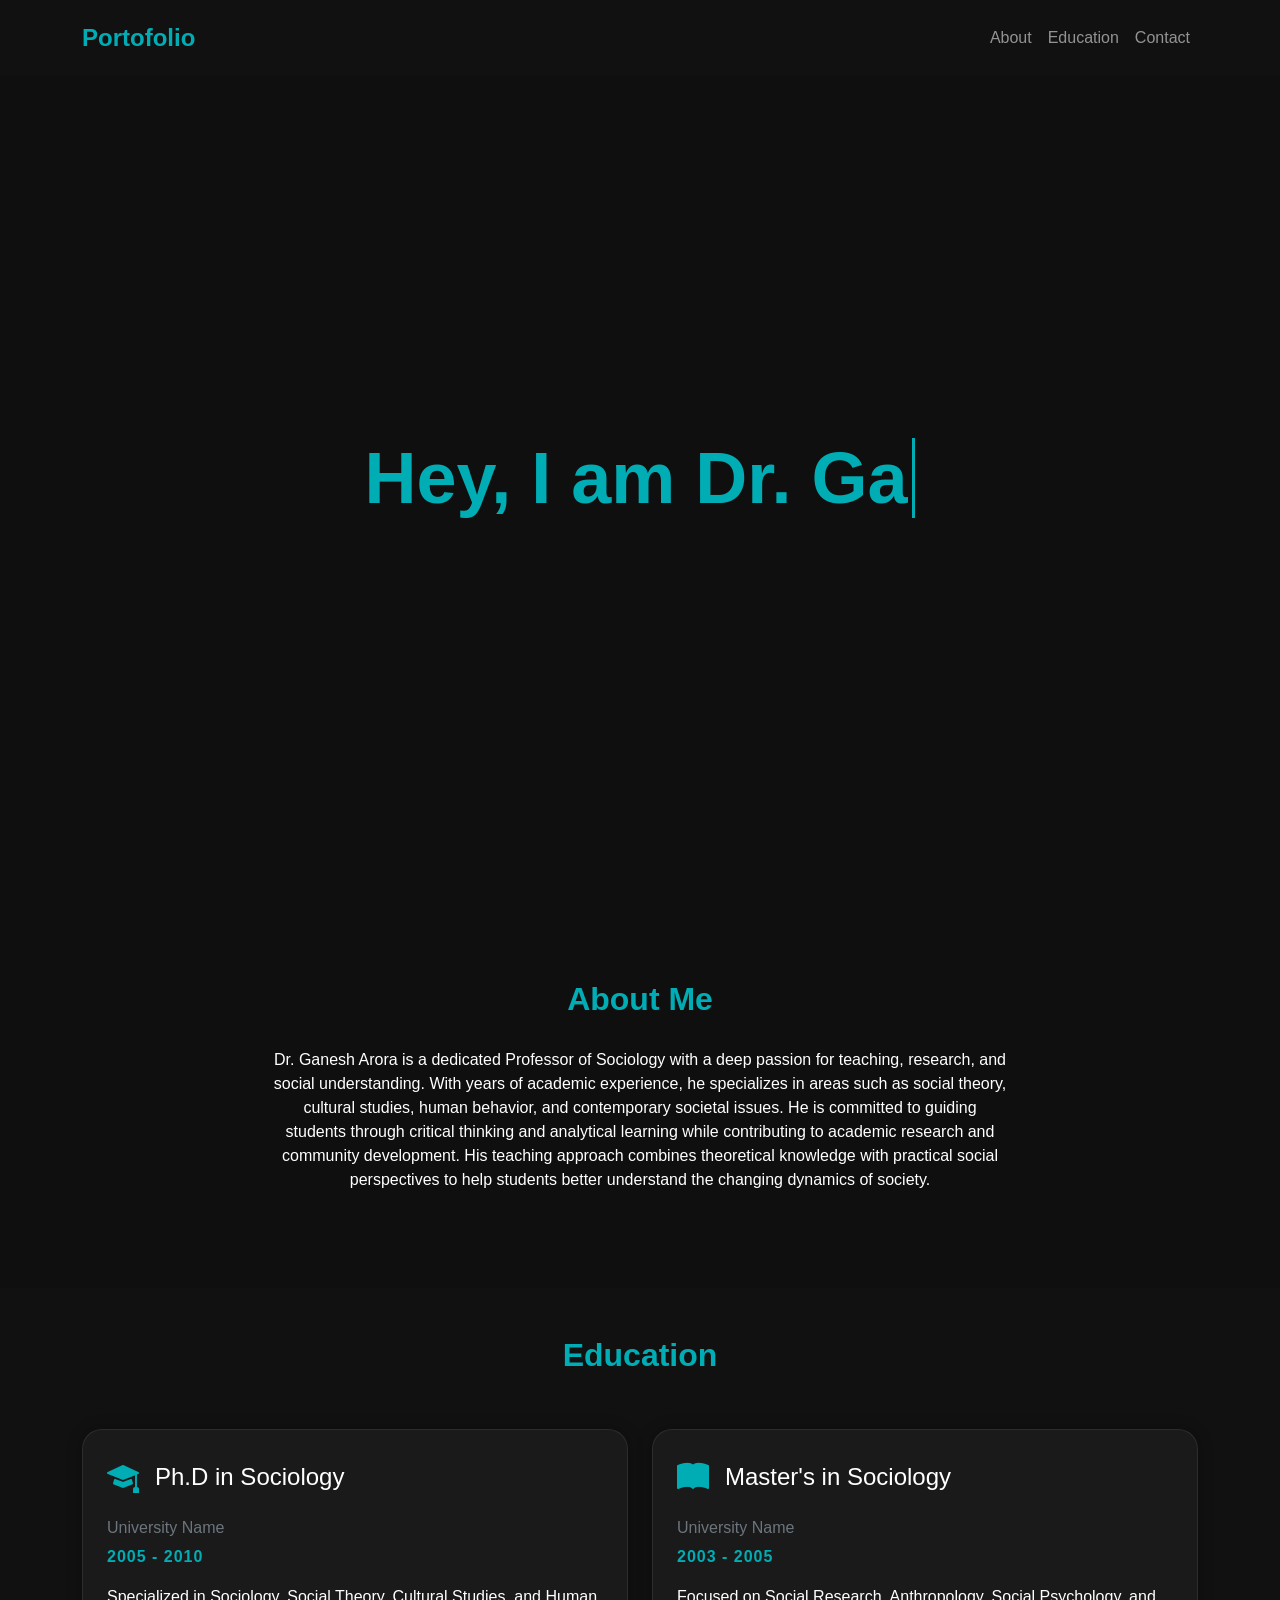
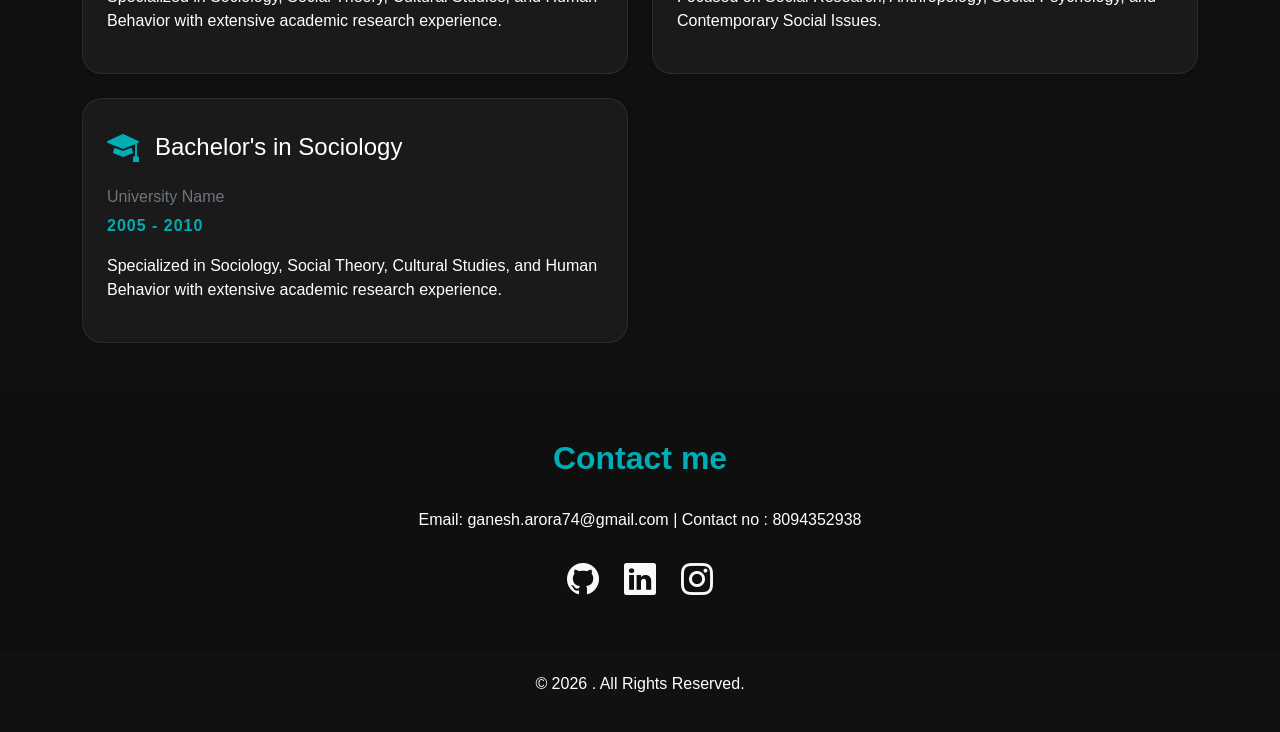
<file: index.html>
<!DOCTYPE html>
<html lang="en">
<head>
  <meta charset="UTF-8" />
  <meta name="viewport" content="width=device-width, initial-scale=1.0"/>
  <title>Rohit Portfolio</title>

  <!-- Bootstrap -->
  <link href="https://cdn.jsdelivr.net/npm/bootstrap@5.3.3/dist/css/bootstrap.min.css" rel="stylesheet">

  <!-- Bootstrap Icons -->
  <link rel="stylesheet" href="https://cdn.jsdelivr.net/npm/bootstrap-icons@1.11.3/font/bootstrap-icons.min.css">
  <link rel="stylesheet" href="./public/css/style.css">
  </head>

<body>

  <!-- Navbar -->
  <nav class="navbar navbar-expand-lg navbar-dark fixed-top">

    <div class="container">

      <a class="navbar-brand fw-bold" href="#">
        Portofolio
      </a>

      <button 
        class="navbar-toggler" 
        type="button" 
        data-bs-toggle="collapse" 
        data-bs-target="#navMenu">

        <span class="navbar-toggler-icon"></span>

      </button>

      <div class="collapse navbar-collapse" id="navMenu">

        <ul class="navbar-nav ms-auto">

          <li class="nav-item">
            <a class="nav-link" href="#about">About</a>
          </li>

          <li class="nav-item">
            <a class="nav-link" href="#education">Education</a>
          </li>

          <li class="nav-item">
            <a class="nav-link" href="#contact">Contact</a>
          </li>

        </ul>

      </div>

    </div>

  </nav>

 <!-- Hero Section -->
<section class="hero">

  <div class="container">

    <h1 class="display-2 fw-bold">
      <span id="typing" class="highlight"></span>
    </h1>

    <p class="lead mt-4" id="reading"></p>

  </div>

</section>

  <!-- About -->
  <section id="about">

    <div class="container">

      <h2 class="section-title text-center">
        About Me
      </h2>

      <div class="row justify-content-center">

        <div class="col-md-8 text-center">

          <p>
  Dr. Ganesh Arora is a dedicated Professor of Sociology with a deep passion
  for teaching, research, and social understanding. With years of academic
  experience, he specializes in areas such as social theory, cultural studies,
  human behavior, and contemporary societal issues.

  He is committed to guiding students through critical thinking and analytical
  learning while contributing to academic research and community development.
  His teaching approach combines theoretical knowledge with practical social
  perspectives to help students better understand the changing dynamics of society.
</p>

        </div>

      </div>

    </div>

  </section>

  <!-- Projects -->
 <!-- Education Section -->
<section id="education" class="py-5">

  <div class="container">

    <h2 class="section-title text-center">
      Education
    </h2>

    <div class="row g-4 mt-4">

      <!-- Education Card 1 -->
      <div class="col-md-6">

        <div class="education-card p-4 h-100">

          <div class="d-flex align-items-center mb-3">

            <i class="bi bi-mortarboard-fill education-icon"></i>

            <h4 class="ms-3 mb-0">
              Ph.D in Sociology
            </h4>

          </div>

          <h6 class="text-secondary">
            University Name
          </h6>

          <p class="education-year">
            2005 - 2010
          </p>

          <p>
            Specialized in Sociology, Social Theory, Cultural Studies,
            and Human Behavior with extensive academic research experience.
          </p>

        </div>

      </div>

      <!-- Education Card 2 -->
      <div class="col-md-6 " >

        <div class="education-card p-4 h-100">

          <div class="d-flex align-items-center mb-3">

            <i class="bi bi-book-fill education-icon"></i>

            <h4 class="ms-3 mb-0">
              Master's in Sociology
            </h4>

          </div>

          <h6 class="text-secondary">
            University Name
          </h6>

          <p class="education-year">
            2003 - 2005
          </p>

          <p>
            Focused on Social Research, Anthropology,
            Social Psychology, and Contemporary Social Issues.
          </p>

        </div>

      </div>
      <!-- Education Card 3 -->
      <div class="col-md-6">

        <div class="education-card p-4 h-100">

          <div class="d-flex align-items-center mb-3">

            <i class="bi bi-mortarboard-fill education-icon"></i>

            <h4 class="ms-3 mb-0">
               Bachelor's in Sociology
            </h4>

          </div>

          <h6 class="text-secondary">
            University Name
          </h6>

          <p class="education-year">
            2005 - 2010
          </p>

          <p>
            Specialized in Sociology, Social Theory, Cultural Studies,
            and Human Behavior with extensive academic research experience.
          </p>

        </div>

      </div>

    </div>

  </div>

</section>


  <!-- Contact -->
  <section id="contact" class="py-5">

    <div class="container text-center">

      <h2 class="section-title">
        Contact me 
      </h2>

      <span>Email: ganesh.arora74@gmail.com |</span>
      <span>Contact no : 8094352938</span>
      <br><br>

      <div class="fs-2">

        <a href="#" class="text-light mx-2">
          <i class="bi bi-github"></i>
        </a>

        <a href="#" class="text-light mx-2">
          <i class="bi bi-linkedin"></i>
        </a>

        <a href="#" class="text-light mx-2">
          <i class="bi bi-instagram"></i>
        </a>

      </div>

    </div>

  </section>

  <!-- Footer -->
  <footer>

    <p>
      © 2026 . All Rights Reserved.
    </p>

  </footer>
    <!-- Bootstrap JS -->
  <script src="https://cdn.jsdelivr.net/npm/bootstrap@5.3.3/dist/js/bootstrap.bundle.min.js"></script>
    <script src="./public/js/script.js"></script>
</body>
</html>
</file>
<file: public/css/style.css>
body{
    background-color: #0f0f0f;
    color: white;
    font-family: Arial, sans-serif;
    scroll-behavior: smooth;
    overflow-x: hidden;
}

/* Navbar */

.navbar{
    background-color: #111;
    padding: 15px 0;
}

.navbar-nav{
    text-align: center;
}

.navbar-brand{
    color: #00adb5 !important;
    font-size: 1.5rem;
}

/* Hero Section */

.hero{
    min-height: 100vh;
    display: flex;
    align-items: center;
    justify-content: center;
    text-align: center;
    padding-top: 80px;
}

.highlight{
    color: #00adb5;
}

/* Typing Animation */

#typing{
    border-right: 3px solid #00adb5;
    white-space: nowrap;
    overflow: hidden;
    padding-right: 5px;
    animation: blink 0.7s infinite;
}

@keyframes blink{

    50%{
        border-color: transparent;
    }
}

/* Fade Text */

#reading{
    color: rgba(255, 255, 255, 0.75);
    opacity: 0;
    letter-spacing: 2px;
    animation: fadeInText 2s ease forwards;
    animation-delay: 2.8s;
}

@keyframes fadeInText{

    from{
        opacity: 0;
        transform: translateY(10px);
        color: rgba(255, 255, 255, 0);
    }

    to{
        opacity: 1;
        transform: translateY(0);
        color: rgba(255, 255, 255, 0.75);
    }
}

/* Sections */

.section-title{
    color: #00adb5;
    margin-bottom: 30px;
    font-weight: bold;
}

/* About */

#about{
    padding: 80px 0;
}

/* Education */

#education{
    background-color: #111;
}

.education-card{
    background-color: #1a1a1a;
    border-radius: 20px;
    transition: 0.4s;
    border: 1px solid rgba(255,255,255,0.08);
    box-shadow: 0 0 15px rgba(0,0,0,0.3);
}

.education-card:hover{
    transform: translateY(-10px);
    box-shadow: 0 0 25px rgba(0, 173, 181, 0.3);
}

.education-icon{
    font-size: 2rem;
    color: #00adb5;
}

.education-year{
    color: #00adb5;
    font-weight: bold;
    letter-spacing: 1px;
}

/* Buttons */

.btn-custom{
    background-color: #00adb5;
    color: white;
    border: none;
    transition: 0.3s;
}

.btn-custom:hover{
    background-color: #008c93;
    transform: scale(1.05);
    color: white;
}

/* Contact */

#contact{
    padding: 80px 0;
}

/* Footer */

footer{
    background-color: #111;
    padding: 20px;
    text-align: center;
}

/* Links */

a{
    text-decoration: none;
}

/* Responsive Design */

@media(max-width:768px){

    .hero{
        min-height: auto;
        padding-top: 140px;
        padding-bottom: 100px;
    }

    #typing{
        font-size: 2.2rem;
        white-space: normal;
    }

    #reading{
        font-size: 1.1rem;
    }

    .section-title{
        font-size: 2rem;
    }

    p{
        font-size: 0.95rem;
        line-height: 1.8;
    }

    .education-card{
        margin-bottom: 20px;
    }

    .navbar-brand{
        font-size: 1.3rem;
    }
}
/* Mobile Spacing Fix */

@media(max-width:768px){

    .hero{
        min-height: 100vh;
        padding-top: 120px;
        padding-bottom: 140px;
    }

    #about{
        padding-top: 80px;
    }

}
</file>
